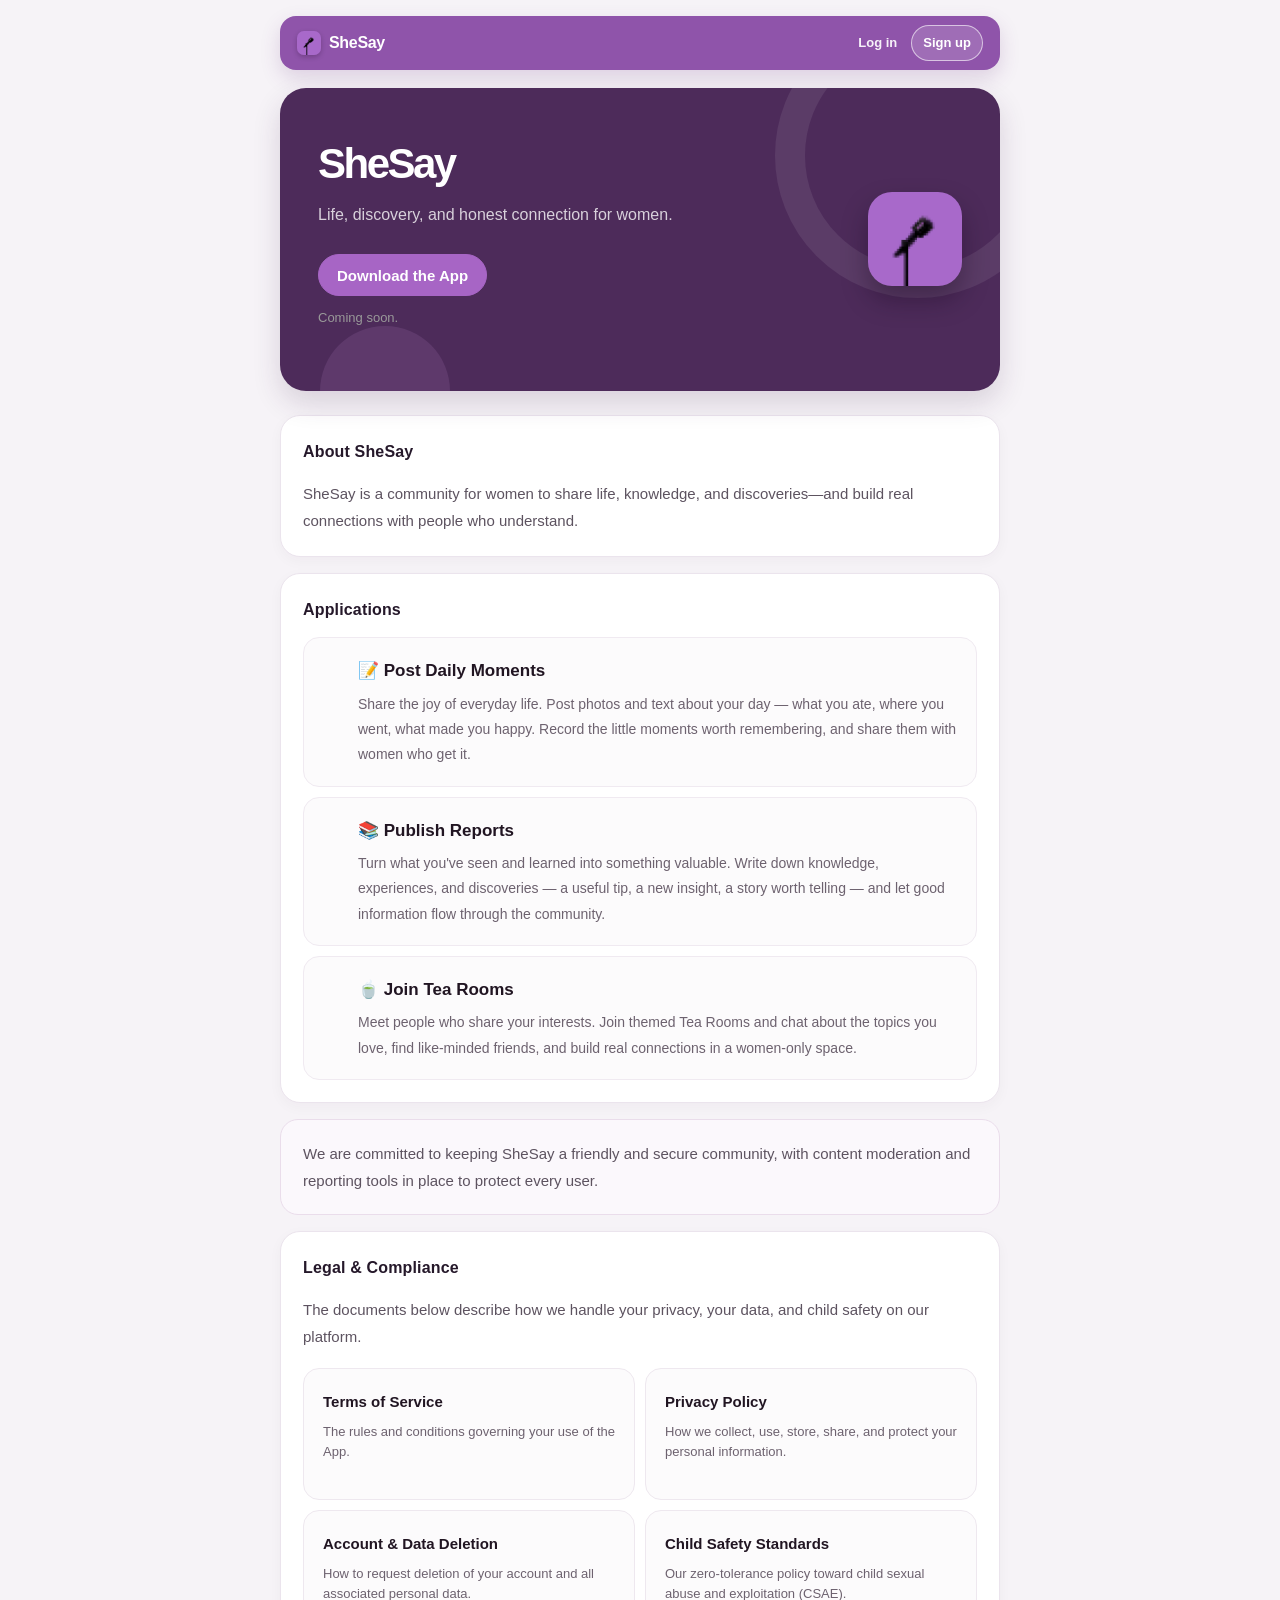
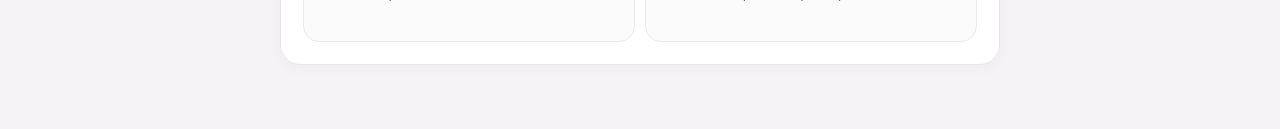
<file: index.html>
<!DOCTYPE html>
<html lang="en">
<head>
<meta charset="UTF-8">
<meta name="viewport" content="width=device-width, initial-scale=1.0">
<meta name="theme-color" content="#a765c5">
<title>SheSay</title>
<link rel="stylesheet" href="site.css">
</head>
<body>
<main class="site-shell">
<header class="home-header">
  <a class="home-brand" href="index.html" aria-label="SheSay home">
    <img src="app-icon.png" alt="" aria-hidden="true">
    <span>SheSay</span>
  </a>
  <nav class="home-auth" aria-label="Account actions">
    <a href="auth.html#login">Log in</a>
    <a class="home-register" href="auth.html#register">Sign up</a>
  </nav>
</header>

<div class="hero">
  <div class="hero-copy">
    <h1>SheSay</h1>
    <p class="tagline">Life, discovery, and honest connection for women.</p>
    <!-- Placeholder until the App download link is available. -->
    <a class="download-btn" href="#">Download the App</a>
    <p class="coming-soon">Coming soon.</p>
  </div>
  <img class="hero-icon" src="app-icon.png" alt="">
</div>

<section class="home-intro">
  <h2>About SheSay</h2>
  <p>SheSay is a community for women to share life, knowledge, and discoveries—and build real connections with people who understand.</p>
</section>

<section class="home-section">
<h2>Applications</h2>

<div class="feature">
  <div class="feature-title">📝 Post Daily Moments</div>
  <p>Share the joy of everyday life. Post photos and text about your day — what you ate, where you went, what made you happy. Record the little moments worth remembering, and share them with women who get it.</p>
</div>

<div class="feature">
  <div class="feature-title">📚 Publish Reports</div>
  <p>Turn what you've seen and learned into something valuable. Write down knowledge, experiences, and discoveries — a useful tip, a new insight, a story worth telling — and let good information flow through the community.</p>
</div>

<div class="feature">
  <div class="feature-title">🍵 Join Tea Rooms</div>
  <p>Meet people who share your interests. Join themed Tea Rooms and chat about the topics you love, find like-minded friends, and build real connections in a women-only space.</p>
</div>
</section>

<p class="commitment">We are committed to keeping SheSay a friendly and secure community, with content moderation and reporting tools in place to protect every user.</p>

<section class="home-section legal-section">
<h2>Legal &amp; Compliance</h2>
<p>The documents below describe how we handle your privacy, your data, and child safety on our platform.</p>

<div class="legal-grid">
<a class="legal-card" href="terms-of-service.html">
  <div class="title">Terms of Service</div>
  <div class="desc">The rules and conditions governing your use of the App.</div>
</a>

<a class="legal-card" href="privacy-policy.html">
  <div class="title">Privacy Policy</div>
  <div class="desc">How we collect, use, store, share, and protect your personal information.</div>
</a>

<a class="legal-card" href="data-deletion.html">
  <div class="title">Account &amp; Data Deletion</div>
  <div class="desc">How to request deletion of your account and all associated personal data.</div>
</a>

<a class="legal-card" href="child-safety-standards.html">
  <div class="title">Child Safety Standards</div>
  <div class="desc">Our zero-tolerance policy toward child sexual abuse and exploitation (CSAE).</div>
</a>
</div>
</section>
</main>
</body>
</html>
</file>
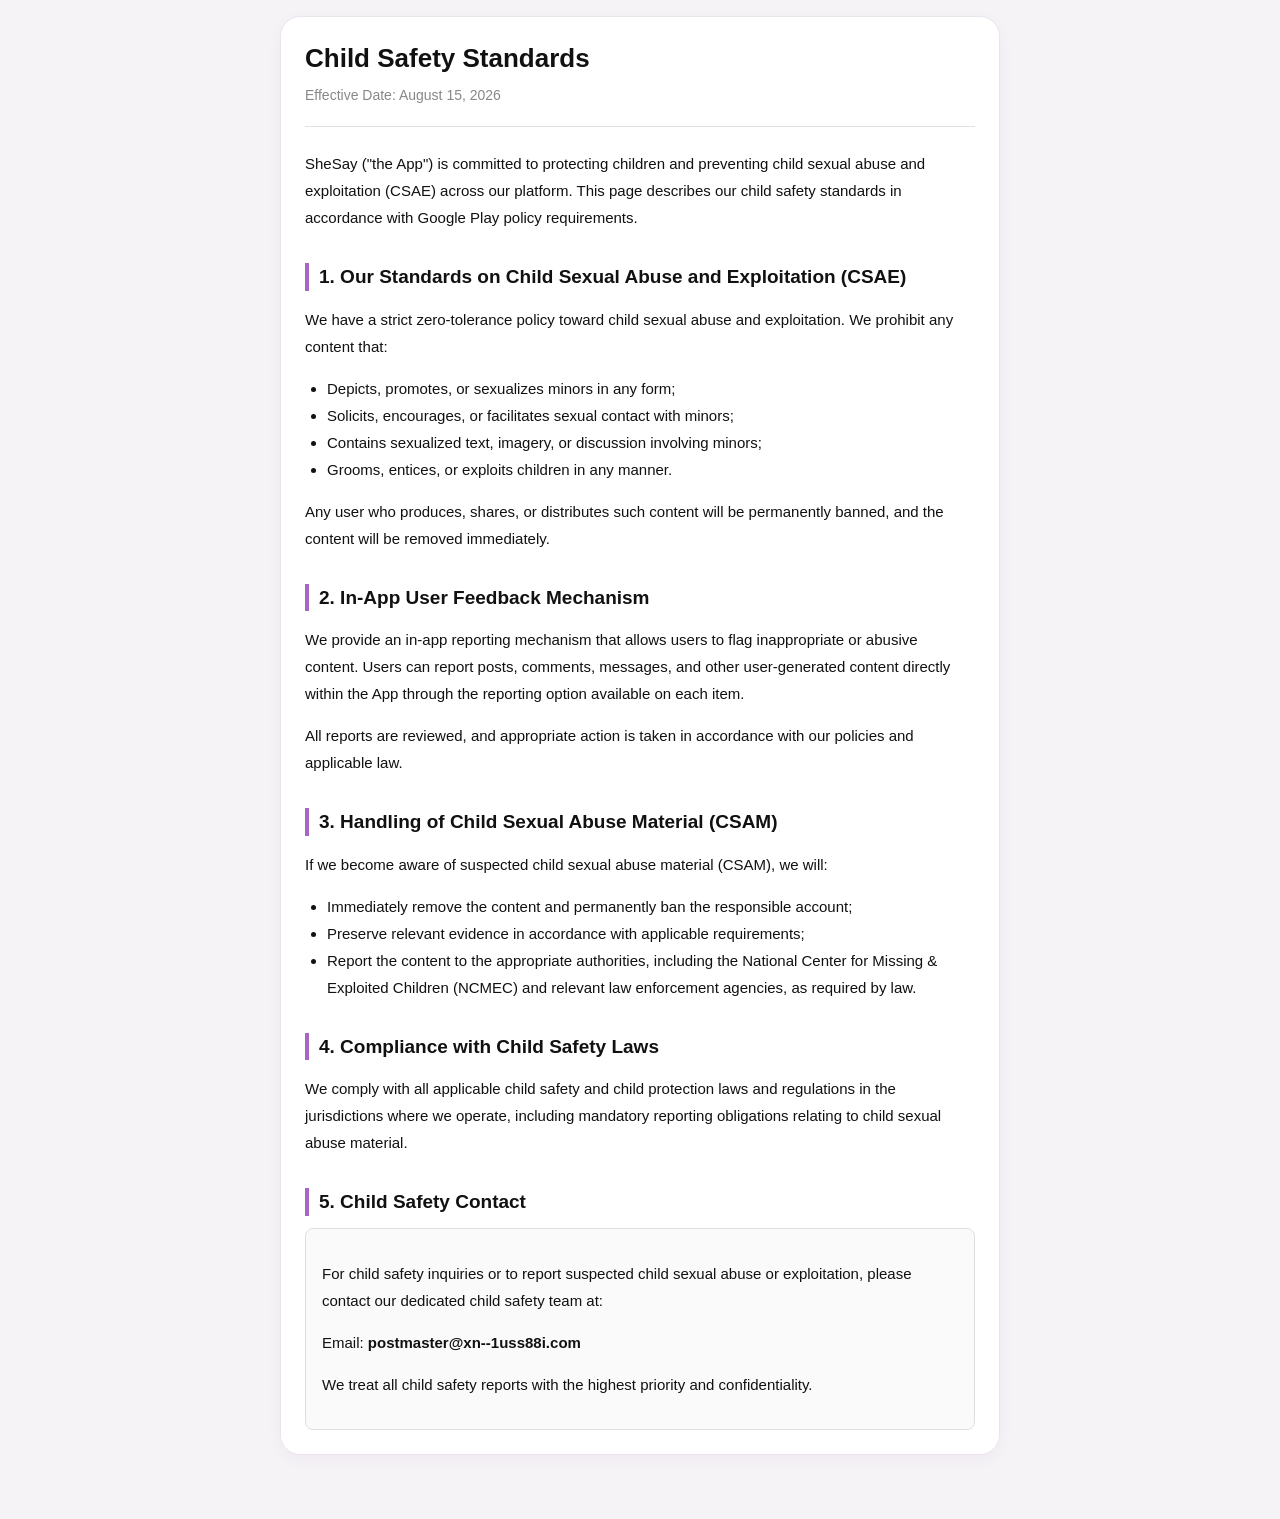
<file: child-safety-standards.html>
<!DOCTYPE html>
<html lang="en">
<head>
<meta charset="UTF-8">
<meta name="viewport" content="width=device-width, initial-scale=1.0">
<title>Child Safety Standards - SheSay</title>
<meta name="theme-color" content="#a765c5">
<link rel="stylesheet" href="site.css">
</head>
<body><main class="site-shell"><article class="paper"><header class="page-heading"><h1>Child Safety Standards</h1><p class="date">Effective Date: August 15, 2026</p></header><div class="document">

<p>SheSay ("the App") is committed to protecting children and preventing child sexual abuse and exploitation (CSAE) across our platform. This page describes our child safety standards in accordance with Google Play policy requirements.</p>

<h2>1. Our Standards on Child Sexual Abuse and Exploitation (CSAE)</h2>
<p>We have a strict zero-tolerance policy toward child sexual abuse and exploitation. We prohibit any content that:</p>
<ul>
  <li>Depicts, promotes, or sexualizes minors in any form;</li>
  <li>Solicits, encourages, or facilitates sexual contact with minors;</li>
  <li>Contains sexualized text, imagery, or discussion involving minors;</li>
  <li>Grooms, entices, or exploits children in any manner.</li>
</ul>
<p>Any user who produces, shares, or distributes such content will be permanently banned, and the content will be removed immediately.</p>

<h2>2. In-App User Feedback Mechanism</h2>
<p>We provide an in-app reporting mechanism that allows users to flag inappropriate or abusive content. Users can report posts, comments, messages, and other user-generated content directly within the App through the reporting option available on each item.</p>
<p>All reports are reviewed, and appropriate action is taken in accordance with our policies and applicable law.</p>

<h2>3. Handling of Child Sexual Abuse Material (CSAM)</h2>
<p>If we become aware of suspected child sexual abuse material (CSAM), we will:</p>
<ul>
  <li>Immediately remove the content and permanently ban the responsible account;</li>
  <li>Preserve relevant evidence in accordance with applicable requirements;</li>
  <li>Report the content to the appropriate authorities, including the National Center for Missing &amp; Exploited Children (NCMEC) and relevant law enforcement agencies, as required by law.</li>
</ul>

<h2>4. Compliance with Child Safety Laws</h2>
<p>We comply with all applicable child safety and child protection laws and regulations in the jurisdictions where we operate, including mandatory reporting obligations relating to child sexual abuse material.</p>

<h2>5. Child Safety Contact</h2>
<div class="notice-box">
<p>For child safety inquiries or to report suspected child sexual abuse or exploitation, please contact our dedicated child safety team at:</p>
<p>Email: <strong>postmaster@xn--1uss88i.com</strong></p>
<p>We treat all child safety reports with the highest priority and confidentiality.</p>
</div>

</div></article></main></body>
</html>
</file>
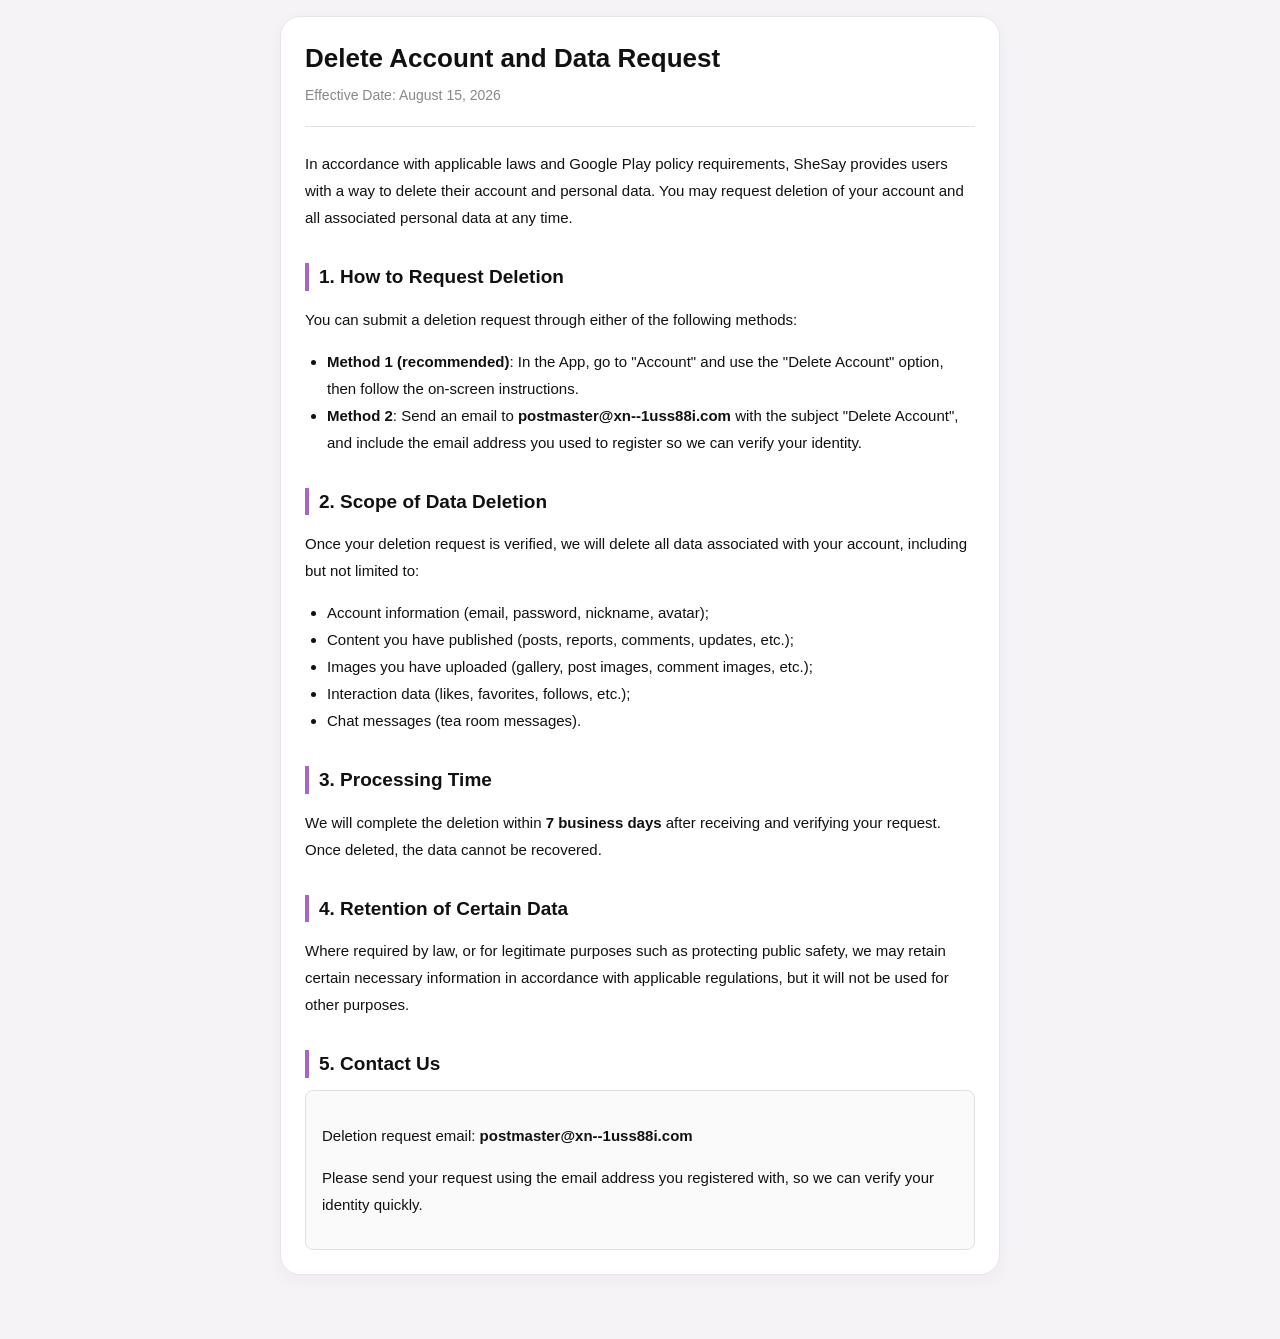
<file: data-deletion.html>
<!DOCTYPE html>
<html lang="en">
<head>
<meta charset="UTF-8">
<meta name="viewport" content="width=device-width, initial-scale=1.0">
<title>Delete Account and Data Request - SheSay</title>
<meta name="theme-color" content="#a765c5">
<link rel="stylesheet" href="site.css">
</head>
<body><main class="site-shell"><article class="paper"><header class="page-heading"><h1>Delete Account and Data Request</h1><p class="date">Effective Date: August 15, 2026</p></header><div class="document">

<p>In accordance with applicable laws and Google Play policy requirements, SheSay provides users with a way to delete their account and personal data. You may request deletion of your account and all associated personal data at any time.</p>

<h2>1. How to Request Deletion</h2>
<p>You can submit a deletion request through either of the following methods:</p>
<ul>
  <li><strong>Method 1 (recommended)</strong>: In the App, go to "Account" and use the "Delete Account" option, then follow the on-screen instructions.</li>
  <li><strong>Method 2</strong>: Send an email to <strong>postmaster@xn--1uss88i.com</strong> with the subject "Delete Account", and include the email address you used to register so we can verify your identity.</li>
</ul>

<h2>2. Scope of Data Deletion</h2>
<p>Once your deletion request is verified, we will delete all data associated with your account, including but not limited to:</p>
<ul>
  <li>Account information (email, password, nickname, avatar);</li>
  <li>Content you have published (posts, reports, comments, updates, etc.);</li>
  <li>Images you have uploaded (gallery, post images, comment images, etc.);</li>
  <li>Interaction data (likes, favorites, follows, etc.);</li>
  <li>Chat messages (tea room messages).</li>
</ul>

<h2>3. Processing Time</h2>
<p>We will complete the deletion within <strong>7 business days</strong> after receiving and verifying your request. Once deleted, the data cannot be recovered.</p>

<h2>4. Retention of Certain Data</h2>
<p>Where required by law, or for legitimate purposes such as protecting public safety, we may retain certain necessary information in accordance with applicable regulations, but it will not be used for other purposes.</p>

<h2>5. Contact Us</h2>
<div class="notice-box">
<p>Deletion request email: <strong>postmaster@xn--1uss88i.com</strong></p>
<p>Please send your request using the email address you registered with, so we can verify your identity quickly.</p>
</div>

</div></article></main></body>
</html>
</file>
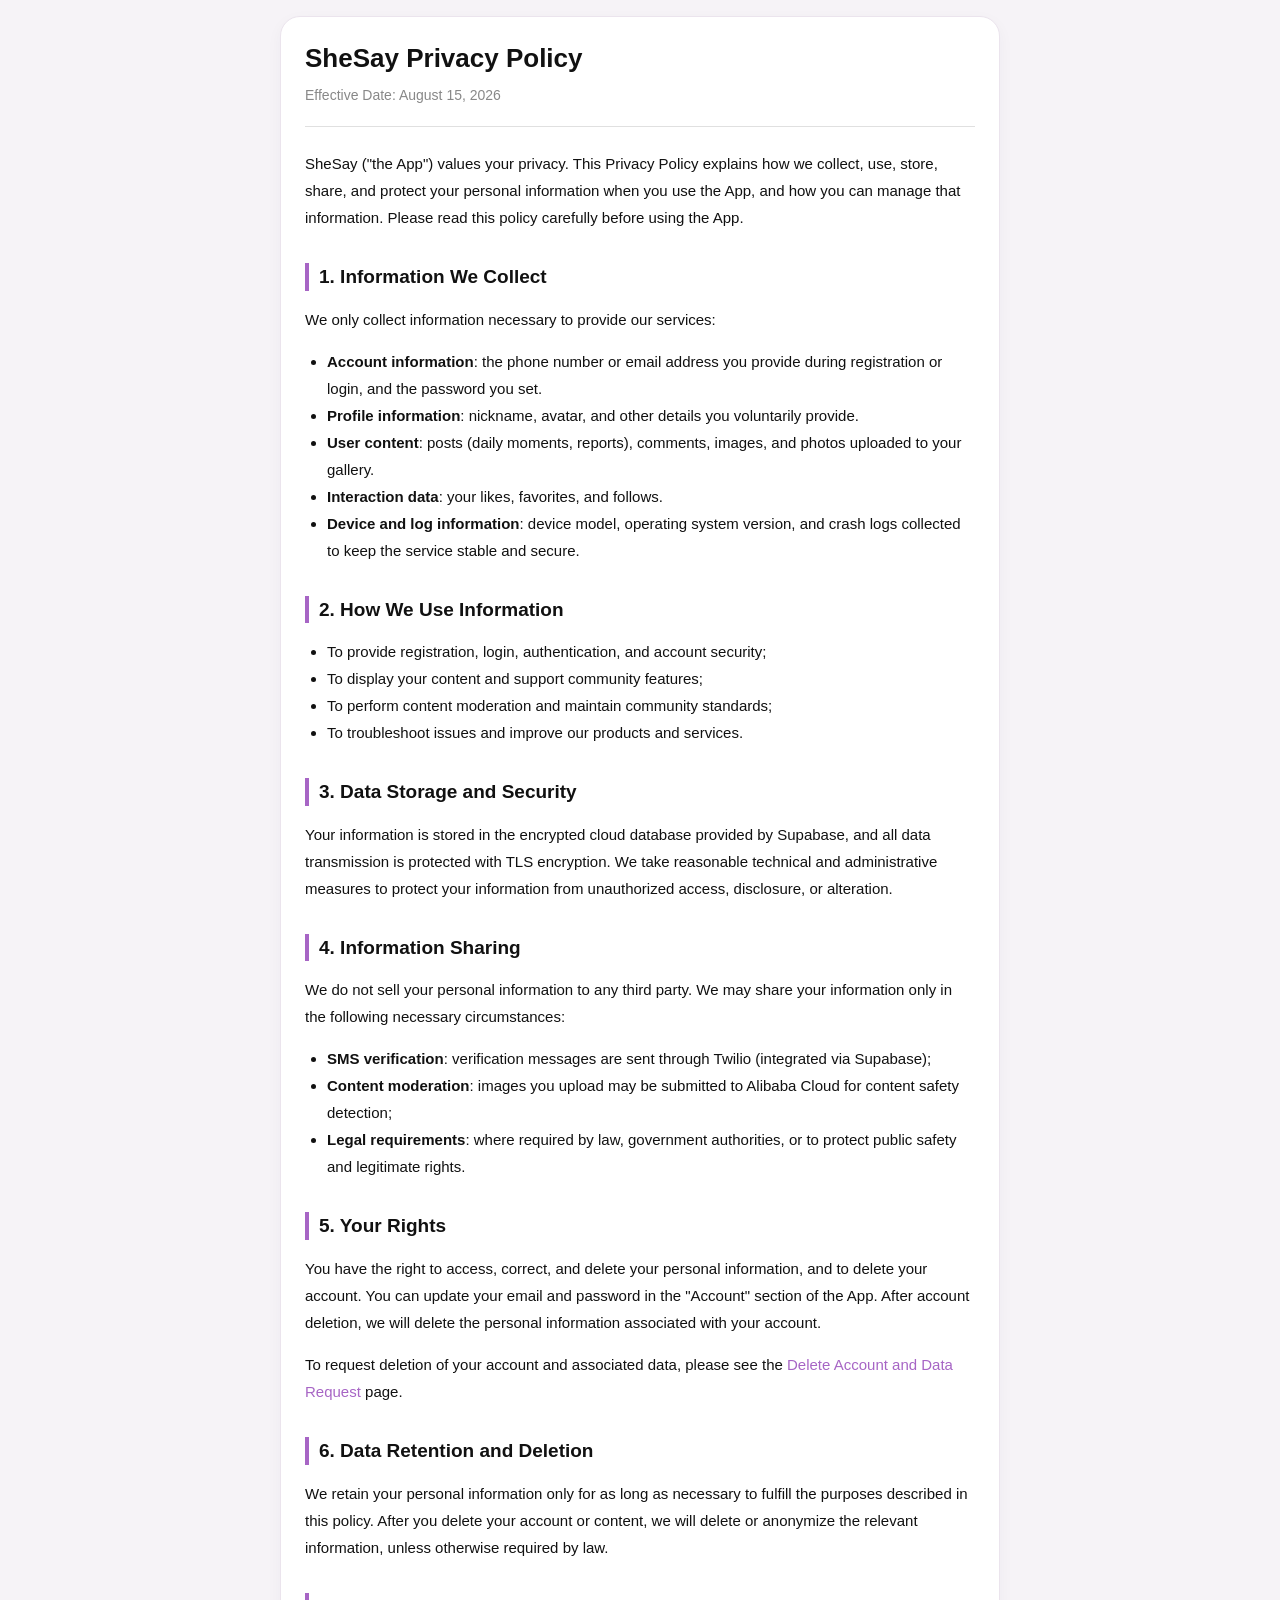
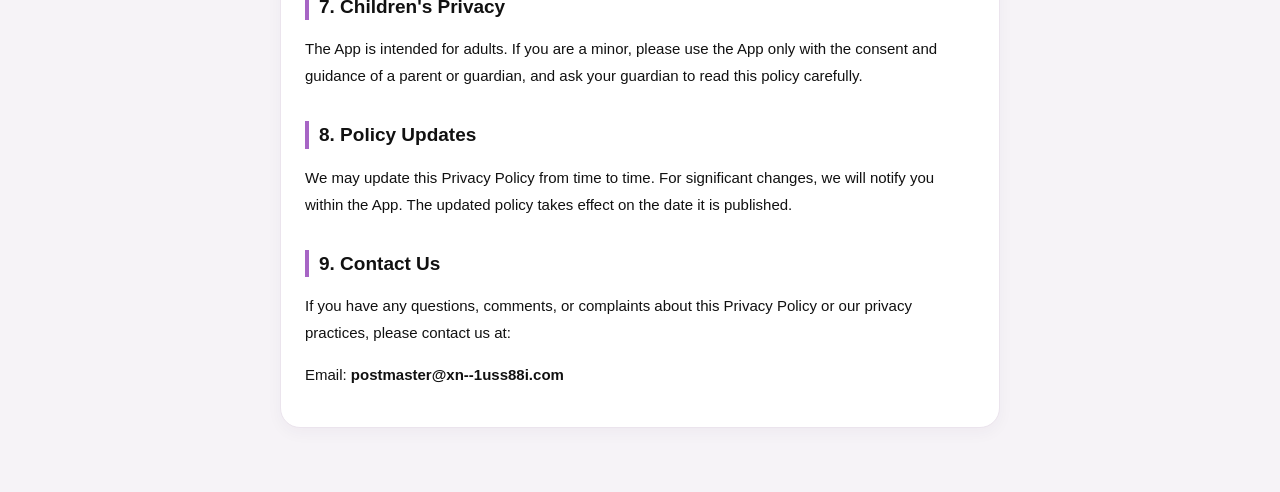
<file: privacy-policy.html>
<!DOCTYPE html>
<html lang="en">
<head>
<meta charset="UTF-8">
<meta name="viewport" content="width=device-width, initial-scale=1.0">
<title>SheSay Privacy Policy</title>
<meta name="theme-color" content="#a765c5">
<link rel="stylesheet" href="site.css">
</head>
<body><main class="site-shell"><article class="paper"><header class="page-heading"><h1>SheSay Privacy Policy</h1><p class="date">Effective Date: August 15, 2026</p></header><div class="document">

<p>SheSay ("the App") values your privacy. This Privacy Policy explains how we collect, use, store, share, and protect your personal information when you use the App, and how you can manage that information. Please read this policy carefully before using the App.</p>

<h2>1. Information We Collect</h2>
<p>We only collect information necessary to provide our services:</p>
<ul>
  <li><strong>Account information</strong>: the phone number or email address you provide during registration or login, and the password you set.</li>
  <li><strong>Profile information</strong>: nickname, avatar, and other details you voluntarily provide.</li>
  <li><strong>User content</strong>: posts (daily moments, reports), comments, images, and photos uploaded to your gallery.</li>
  <li><strong>Interaction data</strong>: your likes, favorites, and follows.</li>
  <li><strong>Device and log information</strong>: device model, operating system version, and crash logs collected to keep the service stable and secure.</li>
</ul>

<h2>2. How We Use Information</h2>
<ul>
  <li>To provide registration, login, authentication, and account security;</li>
  <li>To display your content and support community features;</li>
  <li>To perform content moderation and maintain community standards;</li>
  <li>To troubleshoot issues and improve our products and services.</li>
</ul>

<h2>3. Data Storage and Security</h2>
<p>Your information is stored in the encrypted cloud database provided by Supabase, and all data transmission is protected with TLS encryption. We take reasonable technical and administrative measures to protect your information from unauthorized access, disclosure, or alteration.</p>

<h2>4. Information Sharing</h2>
<p>We do not sell your personal information to any third party. We may share your information only in the following necessary circumstances:</p>
<ul>
  <li><strong>SMS verification</strong>: verification messages are sent through Twilio (integrated via Supabase);</li>
  <li><strong>Content moderation</strong>: images you upload may be submitted to Alibaba Cloud for content safety detection;</li>
  <li><strong>Legal requirements</strong>: where required by law, government authorities, or to protect public safety and legitimate rights.</li>
</ul>

<h2>5. Your Rights</h2>
<p>You have the right to access, correct, and delete your personal information, and to delete your account. You can update your email and password in the "Account" section of the App. After account deletion, we will delete the personal information associated with your account.</p>
<p>To request deletion of your account and associated data, please see the <a href="data-deletion.html">Delete Account and Data Request</a> page.</p>

<h2>6. Data Retention and Deletion</h2>
<p>We retain your personal information only for as long as necessary to fulfill the purposes described in this policy. After you delete your account or content, we will delete or anonymize the relevant information, unless otherwise required by law.</p>

<h2>7. Children's Privacy</h2>
<p>The App is intended for adults. If you are a minor, please use the App only with the consent and guidance of a parent or guardian, and ask your guardian to read this policy carefully.</p>

<h2>8. Policy Updates</h2>
<p>We may update this Privacy Policy from time to time. For significant changes, we will notify you within the App. The updated policy takes effect on the date it is published.</p>

<h2>9. Contact Us</h2>
<p>If you have any questions, comments, or complaints about this Privacy Policy or our privacy practices, please contact us at:</p>
<p>Email: <strong>postmaster@xn--1uss88i.com</strong></p>

</div></article></main></body>
</html>
</file>
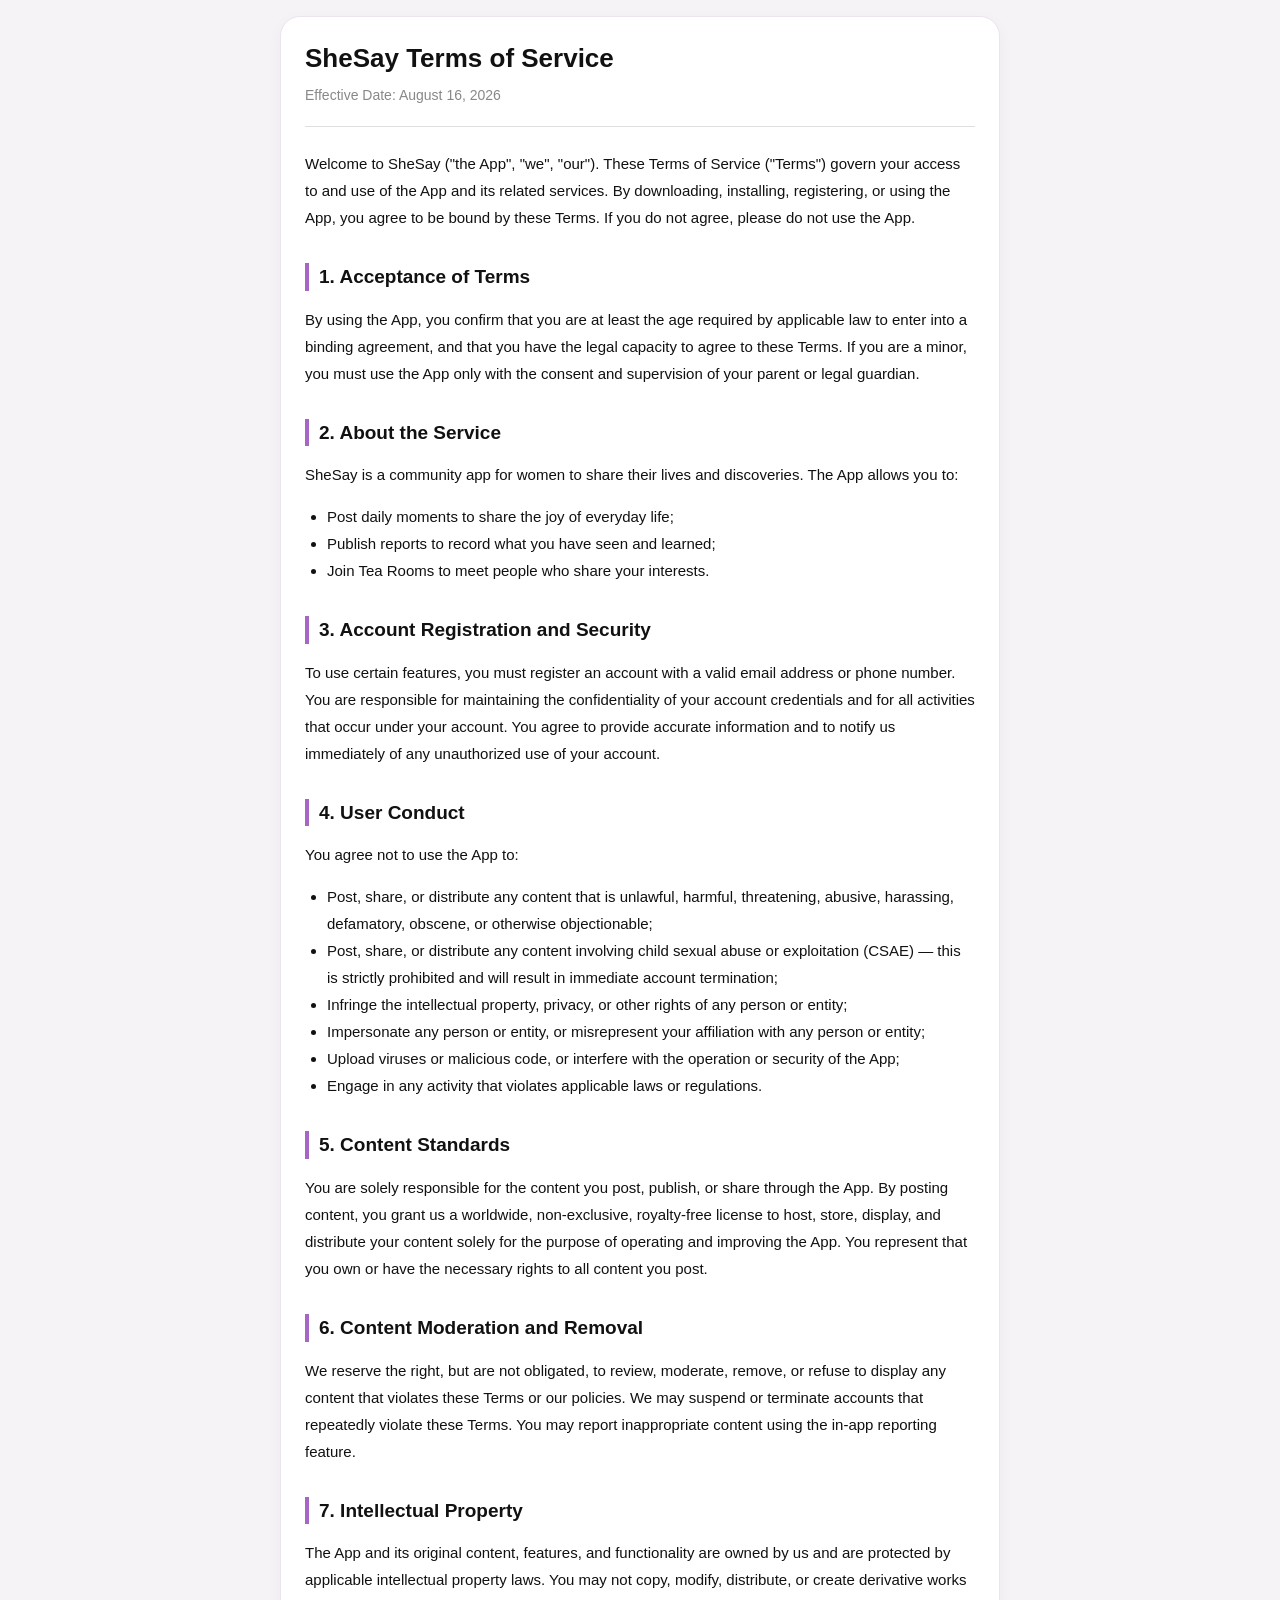
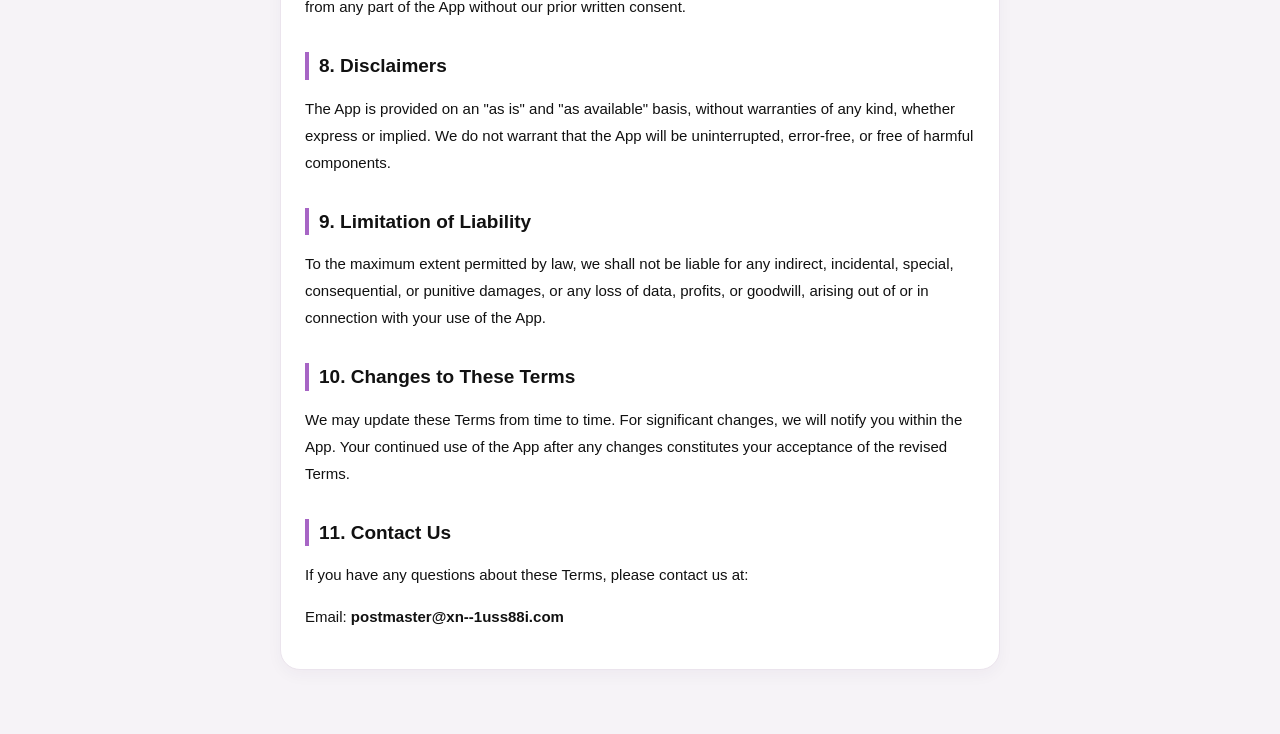
<file: terms-of-service.html>
<!DOCTYPE html>
<html lang="en">
<head>
<meta charset="UTF-8">
<meta name="viewport" content="width=device-width, initial-scale=1.0">
<title>Terms of Service - SheSay</title>
<meta name="theme-color" content="#a765c5">
<link rel="stylesheet" href="site.css">
</head>
<body><main class="site-shell"><article class="paper"><header class="page-heading"><h1>SheSay Terms of Service</h1><p class="date">Effective Date: August 16, 2026</p></header><div class="document">

<p>Welcome to SheSay ("the App", "we", "our"). These Terms of Service ("Terms") govern your access to and use of the App and its related services. By downloading, installing, registering, or using the App, you agree to be bound by these Terms. If you do not agree, please do not use the App.</p>

<h2>1. Acceptance of Terms</h2>
<p>By using the App, you confirm that you are at least the age required by applicable law to enter into a binding agreement, and that you have the legal capacity to agree to these Terms. If you are a minor, you must use the App only with the consent and supervision of your parent or legal guardian.</p>

<h2>2. About the Service</h2>
<p>SheSay is a community app for women to share their lives and discoveries. The App allows you to:</p>
<ul>
  <li>Post daily moments to share the joy of everyday life;</li>
  <li>Publish reports to record what you have seen and learned;</li>
  <li>Join Tea Rooms to meet people who share your interests.</li>
</ul>

<h2>3. Account Registration and Security</h2>
<p>To use certain features, you must register an account with a valid email address or phone number. You are responsible for maintaining the confidentiality of your account credentials and for all activities that occur under your account. You agree to provide accurate information and to notify us immediately of any unauthorized use of your account.</p>

<h2>4. User Conduct</h2>
<p>You agree not to use the App to:</p>
<ul>
  <li>Post, share, or distribute any content that is unlawful, harmful, threatening, abusive, harassing, defamatory, obscene, or otherwise objectionable;</li>
  <li>Post, share, or distribute any content involving child sexual abuse or exploitation (CSAE) — this is strictly prohibited and will result in immediate account termination;</li>
  <li>Infringe the intellectual property, privacy, or other rights of any person or entity;</li>
  <li>Impersonate any person or entity, or misrepresent your affiliation with any person or entity;</li>
  <li>Upload viruses or malicious code, or interfere with the operation or security of the App;</li>
  <li>Engage in any activity that violates applicable laws or regulations.</li>
</ul>

<h2>5. Content Standards</h2>
<p>You are solely responsible for the content you post, publish, or share through the App. By posting content, you grant us a worldwide, non-exclusive, royalty-free license to host, store, display, and distribute your content solely for the purpose of operating and improving the App. You represent that you own or have the necessary rights to all content you post.</p>

<h2>6. Content Moderation and Removal</h2>
<p>We reserve the right, but are not obligated, to review, moderate, remove, or refuse to display any content that violates these Terms or our policies. We may suspend or terminate accounts that repeatedly violate these Terms. You may report inappropriate content using the in-app reporting feature.</p>

<h2>7. Intellectual Property</h2>
<p>The App and its original content, features, and functionality are owned by us and are protected by applicable intellectual property laws. You may not copy, modify, distribute, or create derivative works from any part of the App without our prior written consent.</p>

<h2>8. Disclaimers</h2>
<p>The App is provided on an "as is" and "as available" basis, without warranties of any kind, whether express or implied. We do not warrant that the App will be uninterrupted, error-free, or free of harmful components.</p>

<h2>9. Limitation of Liability</h2>
<p>To the maximum extent permitted by law, we shall not be liable for any indirect, incidental, special, consequential, or punitive damages, or any loss of data, profits, or goodwill, arising out of or in connection with your use of the App.</p>

<h2>10. Changes to These Terms</h2>
<p>We may update these Terms from time to time. For significant changes, we will notify you within the App. Your continued use of the App after any changes constitutes your acceptance of the revised Terms.</p>

<h2>11. Contact Us</h2>
<p>If you have any questions about these Terms, please contact us at:</p>
<p>Email: <strong>postmaster@xn--1uss88i.com</strong></p>

</div></article></main></body>
</html>
</file>
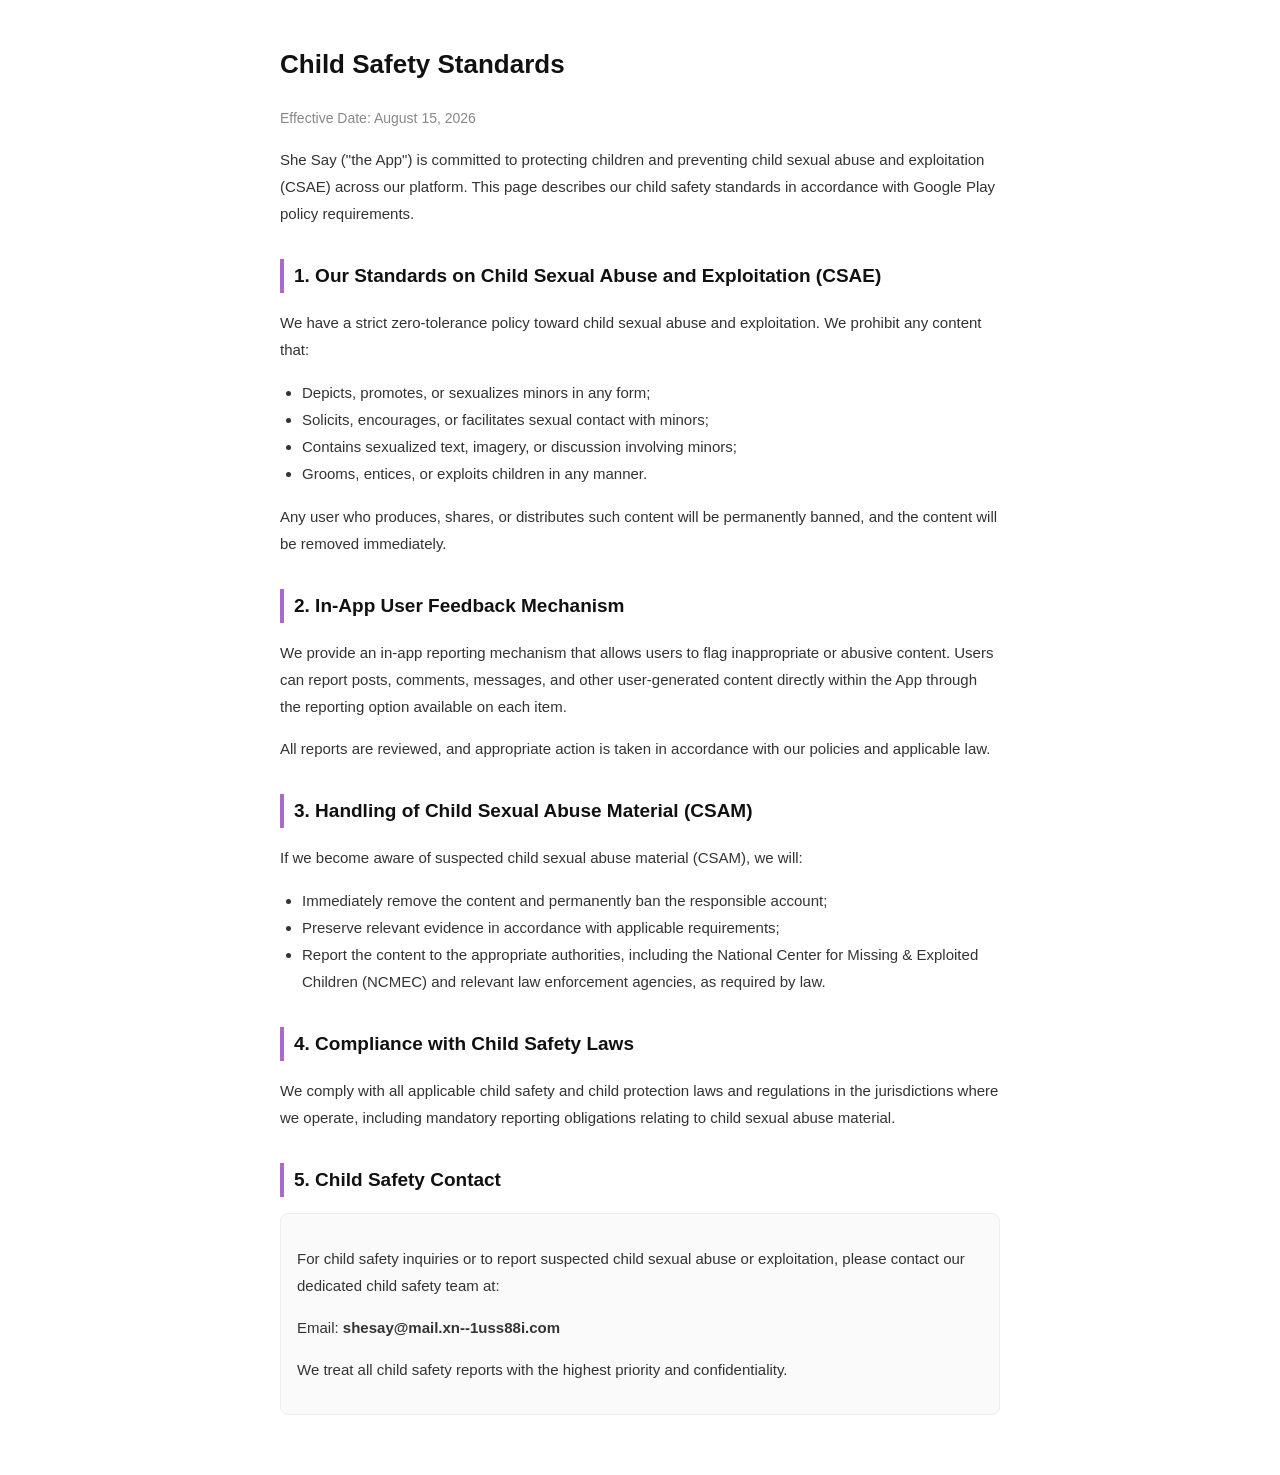
<file: xn--1uss88i.com/child-safety-standards.html>
<!DOCTYPE html>
<html lang="en">
<head>
<meta charset="UTF-8">
<meta name="viewport" content="width=device-width, initial-scale=1.0">
<title>Child Safety Standards - She Say</title>
<style>
  body { font-family: -apple-system, "Segoe UI", "Helvetica Neue", Arial, sans-serif; line-height: 1.8; color: #333; max-width: 720px; margin: 0 auto; padding: 24px 20px 60px; }
  h1 { font-size: 26px; color: #111; }
  h2 { font-size: 19px; color: #111; margin-top: 32px; border-left: 4px solid #a86acb; padding-left: 10px; }
  .date { color: #888; font-size: 14px; }
  p, li { font-size: 15px; }
  ul { padding-left: 22px; }
  a { color: #a86acb; }
  .box { background: #fafafa; border: 1px solid #eee; border-radius: 8px; padding: 16px; margin-top: 12px; }
</style>
</head>
<body>

<h1>Child Safety Standards</h1>
<p class="date">Effective Date: August 15, 2026</p>

<p>She Say ("the App") is committed to protecting children and preventing child sexual abuse and exploitation (CSAE) across our platform. This page describes our child safety standards in accordance with Google Play policy requirements.</p>

<h2>1. Our Standards on Child Sexual Abuse and Exploitation (CSAE)</h2>
<p>We have a strict zero-tolerance policy toward child sexual abuse and exploitation. We prohibit any content that:</p>
<ul>
  <li>Depicts, promotes, or sexualizes minors in any form;</li>
  <li>Solicits, encourages, or facilitates sexual contact with minors;</li>
  <li>Contains sexualized text, imagery, or discussion involving minors;</li>
  <li>Grooms, entices, or exploits children in any manner.</li>
</ul>
<p>Any user who produces, shares, or distributes such content will be permanently banned, and the content will be removed immediately.</p>

<h2>2. In-App User Feedback Mechanism</h2>
<p>We provide an in-app reporting mechanism that allows users to flag inappropriate or abusive content. Users can report posts, comments, messages, and other user-generated content directly within the App through the reporting option available on each item.</p>
<p>All reports are reviewed, and appropriate action is taken in accordance with our policies and applicable law.</p>

<h2>3. Handling of Child Sexual Abuse Material (CSAM)</h2>
<p>If we become aware of suspected child sexual abuse material (CSAM), we will:</p>
<ul>
  <li>Immediately remove the content and permanently ban the responsible account;</li>
  <li>Preserve relevant evidence in accordance with applicable requirements;</li>
  <li>Report the content to the appropriate authorities, including the National Center for Missing &amp; Exploited Children (NCMEC) and relevant law enforcement agencies, as required by law.</li>
</ul>

<h2>4. Compliance with Child Safety Laws</h2>
<p>We comply with all applicable child safety and child protection laws and regulations in the jurisdictions where we operate, including mandatory reporting obligations relating to child sexual abuse material.</p>

<h2>5. Child Safety Contact</h2>
<div class="box">
<p>For child safety inquiries or to report suspected child sexual abuse or exploitation, please contact our dedicated child safety team at:</p>
<p>Email: <strong>shesay@mail.xn--1uss88i.com</strong></p>
<p>We treat all child safety reports with the highest priority and confidentiality.</p>
</div>

</body>
</html>
</file>
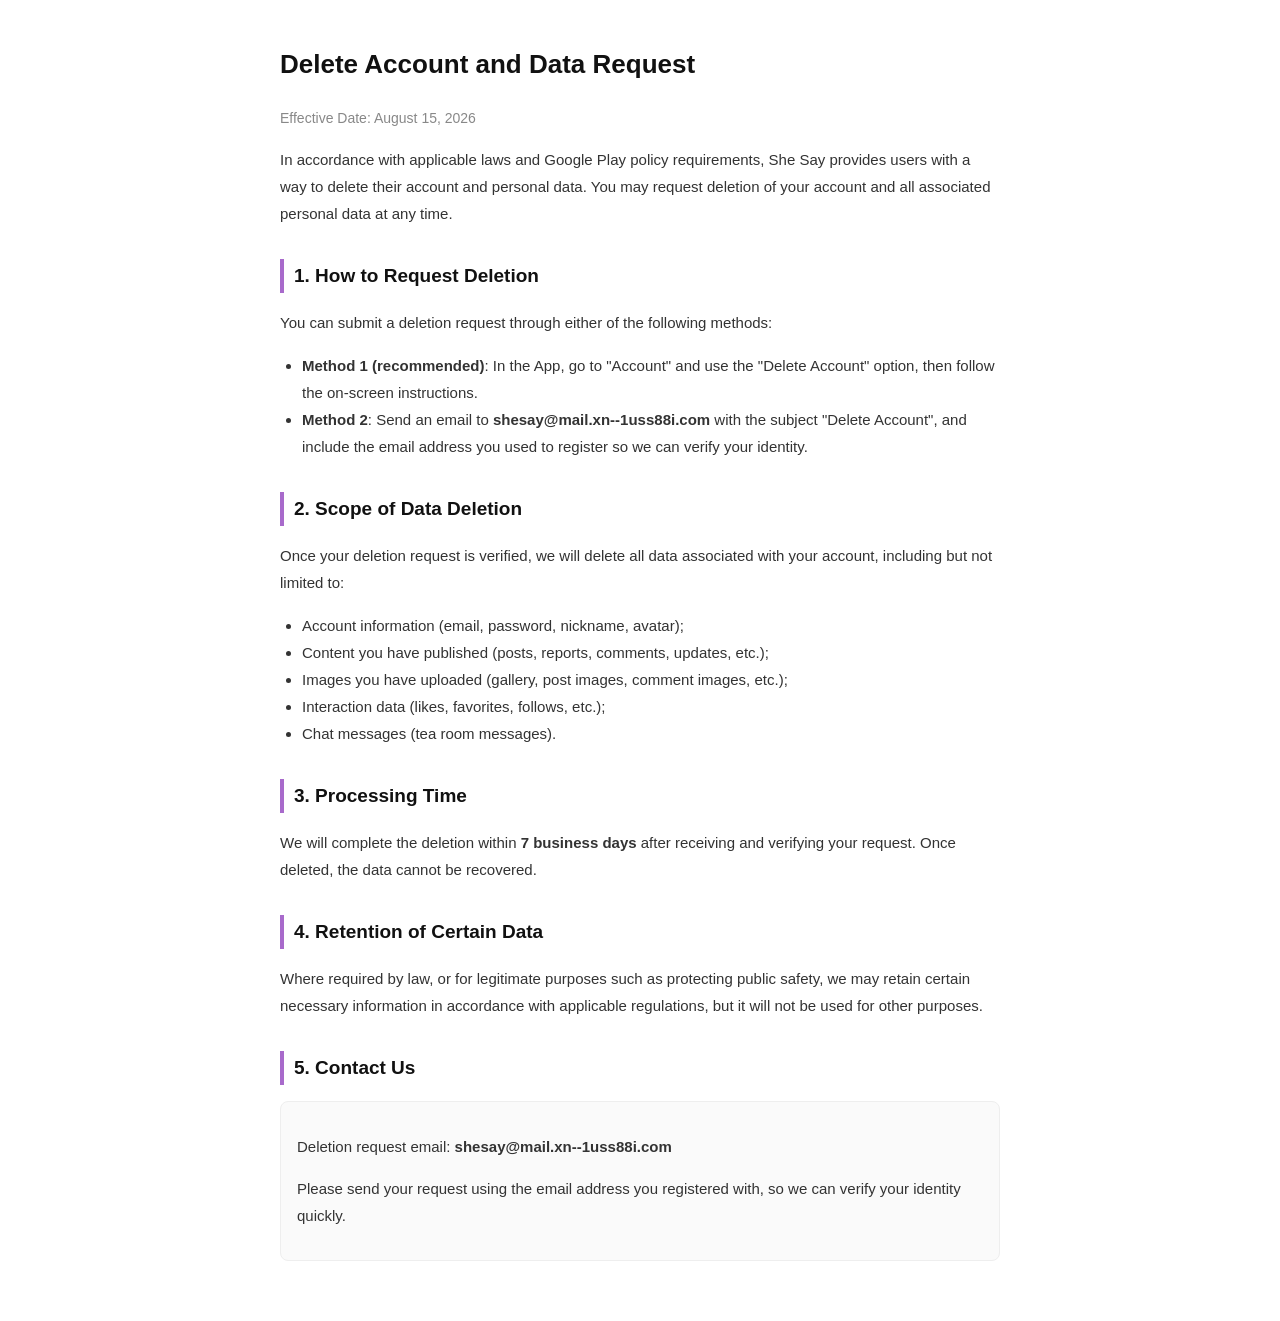
<file: xn--1uss88i.com/data-deletion.html>
<!DOCTYPE html>
<html lang="en">
<head>
<meta charset="UTF-8">
<meta name="viewport" content="width=device-width, initial-scale=1.0">
<title>Delete Account and Data Request - She Say</title>
<style>
  body { font-family: -apple-system, "Segoe UI", "Helvetica Neue", Arial, sans-serif; line-height: 1.8; color: #333; max-width: 720px; margin: 0 auto; padding: 24px 20px 60px; }
  h1 { font-size: 26px; color: #111; }
  h2 { font-size: 19px; color: #111; margin-top: 32px; border-left: 4px solid #a86acb; padding-left: 10px; }
  .date { color: #888; font-size: 14px; }
  p, li { font-size: 15px; }
  ul { padding-left: 22px; }
  a { color: #a86acb; }
  .box { background: #fafafa; border: 1px solid #eee; border-radius: 8px; padding: 16px; margin-top: 12px; }
</style>
</head>
<body>

<h1>Delete Account and Data Request</h1>
<p class="date">Effective Date: August 15, 2026</p>

<p>In accordance with applicable laws and Google Play policy requirements, She Say provides users with a way to delete their account and personal data. You may request deletion of your account and all associated personal data at any time.</p>

<h2>1. How to Request Deletion</h2>
<p>You can submit a deletion request through either of the following methods:</p>
<ul>
  <li><strong>Method 1 (recommended)</strong>: In the App, go to "Account" and use the "Delete Account" option, then follow the on-screen instructions.</li>
  <li><strong>Method 2</strong>: Send an email to <strong>shesay@mail.xn--1uss88i.com</strong> with the subject "Delete Account", and include the email address you used to register so we can verify your identity.</li>
</ul>

<h2>2. Scope of Data Deletion</h2>
<p>Once your deletion request is verified, we will delete all data associated with your account, including but not limited to:</p>
<ul>
  <li>Account information (email, password, nickname, avatar);</li>
  <li>Content you have published (posts, reports, comments, updates, etc.);</li>
  <li>Images you have uploaded (gallery, post images, comment images, etc.);</li>
  <li>Interaction data (likes, favorites, follows, etc.);</li>
  <li>Chat messages (tea room messages).</li>
</ul>

<h2>3. Processing Time</h2>
<p>We will complete the deletion within <strong>7 business days</strong> after receiving and verifying your request. Once deleted, the data cannot be recovered.</p>

<h2>4. Retention of Certain Data</h2>
<p>Where required by law, or for legitimate purposes such as protecting public safety, we may retain certain necessary information in accordance with applicable regulations, but it will not be used for other purposes.</p>

<h2>5. Contact Us</h2>
<div class="box">
<p>Deletion request email: <strong>shesay@mail.xn--1uss88i.com</strong></p>
<p>Please send your request using the email address you registered with, so we can verify your identity quickly.</p>
</div>

</body>
</html>
</file>
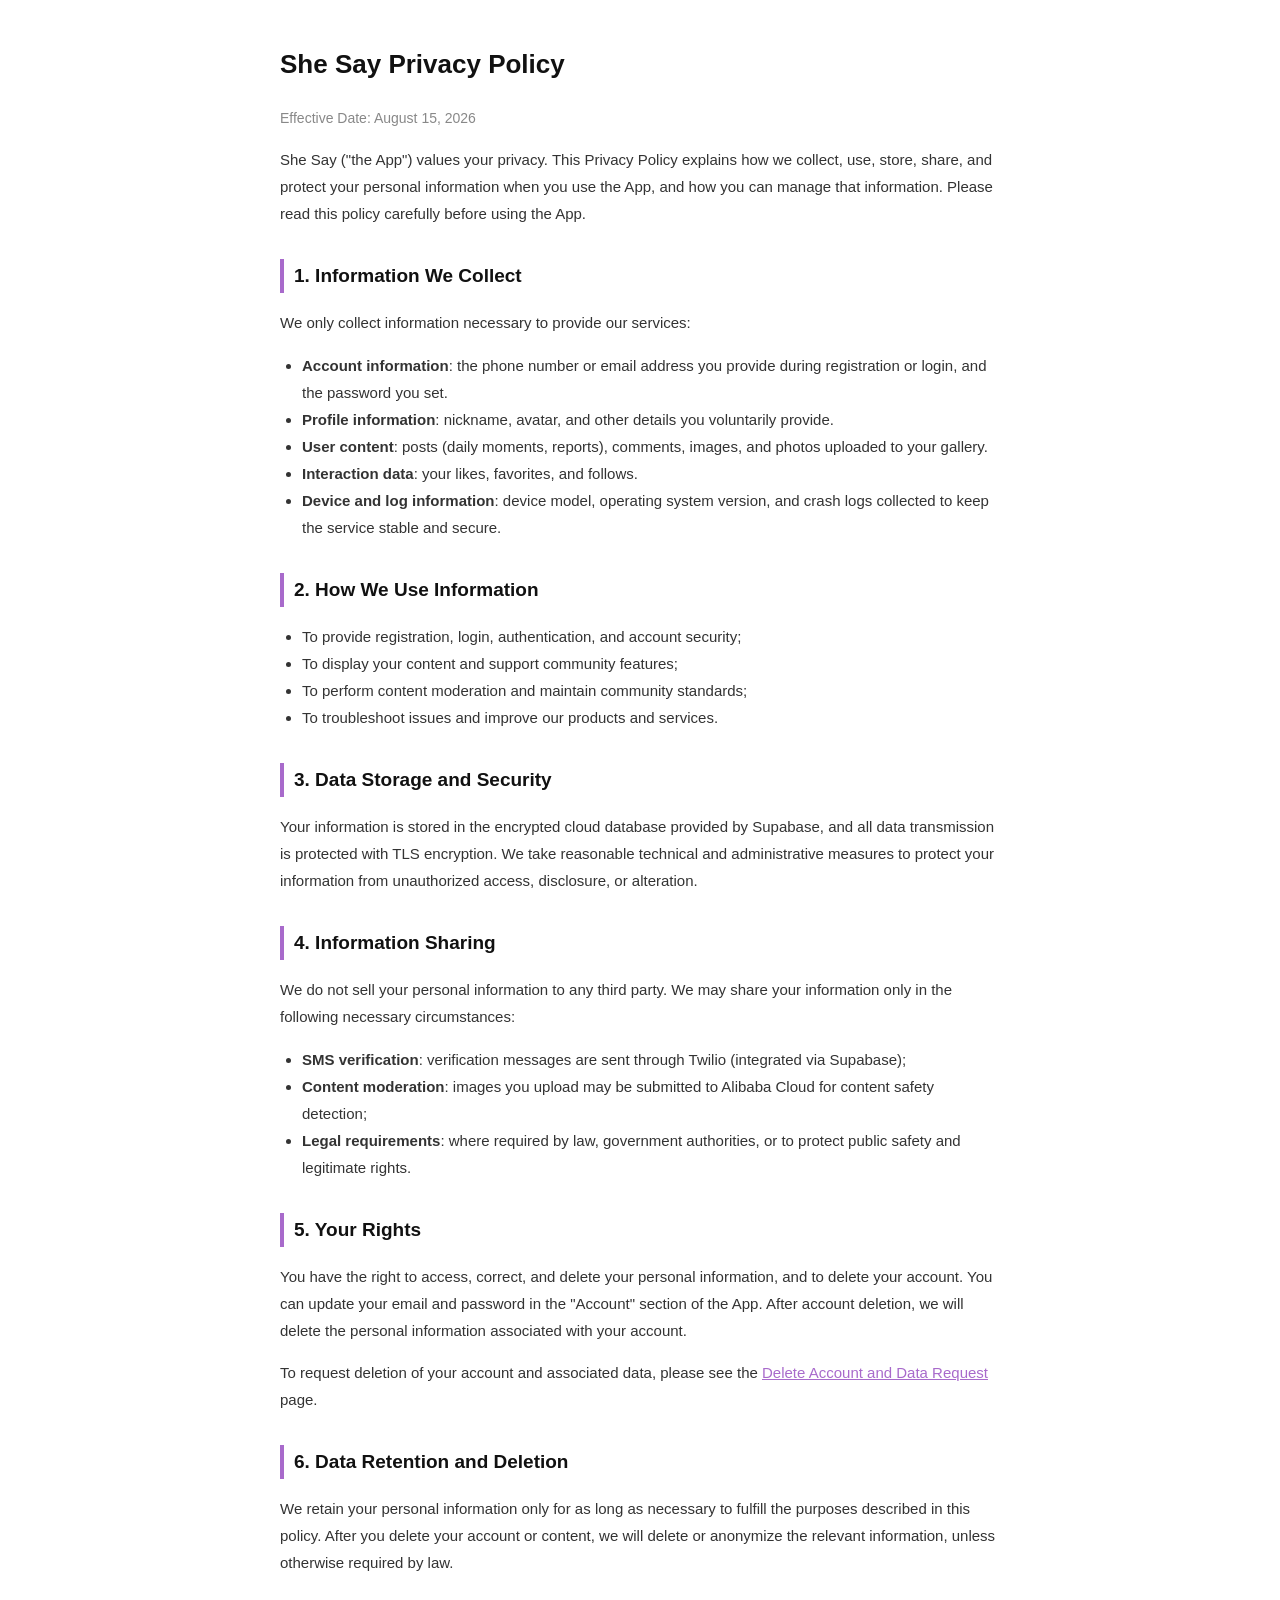
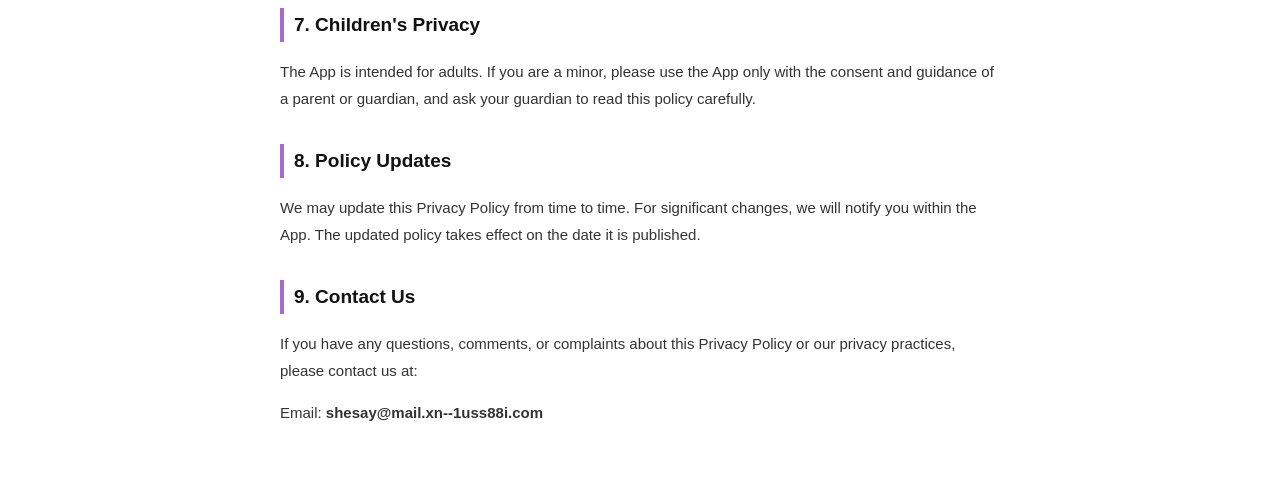
<file: xn--1uss88i.com/privacy-policy.html>
<!DOCTYPE html>
<html lang="en">
<head>
<meta charset="UTF-8">
<meta name="viewport" content="width=device-width, initial-scale=1.0">
<title>She Say Privacy Policy</title>
<style>
  body { font-family: -apple-system, "Segoe UI", "Helvetica Neue", Arial, sans-serif; line-height: 1.8; color: #333; max-width: 720px; margin: 0 auto; padding: 24px 20px 60px; }
  h1 { font-size: 26px; color: #111; }
  h2 { font-size: 19px; color: #111; margin-top: 32px; border-left: 4px solid #a86acb; padding-left: 10px; }
  .date { color: #888; font-size: 14px; }
  p, li { font-size: 15px; }
  ul { padding-left: 22px; }
  a { color: #a86acb; }
</style>
</head>
<body>

<h1>She Say Privacy Policy</h1>
<p class="date">Effective Date: August 15, 2026</p>

<p>She Say ("the App") values your privacy. This Privacy Policy explains how we collect, use, store, share, and protect your personal information when you use the App, and how you can manage that information. Please read this policy carefully before using the App.</p>

<h2>1. Information We Collect</h2>
<p>We only collect information necessary to provide our services:</p>
<ul>
  <li><strong>Account information</strong>: the phone number or email address you provide during registration or login, and the password you set.</li>
  <li><strong>Profile information</strong>: nickname, avatar, and other details you voluntarily provide.</li>
  <li><strong>User content</strong>: posts (daily moments, reports), comments, images, and photos uploaded to your gallery.</li>
  <li><strong>Interaction data</strong>: your likes, favorites, and follows.</li>
  <li><strong>Device and log information</strong>: device model, operating system version, and crash logs collected to keep the service stable and secure.</li>
</ul>

<h2>2. How We Use Information</h2>
<ul>
  <li>To provide registration, login, authentication, and account security;</li>
  <li>To display your content and support community features;</li>
  <li>To perform content moderation and maintain community standards;</li>
  <li>To troubleshoot issues and improve our products and services.</li>
</ul>

<h2>3. Data Storage and Security</h2>
<p>Your information is stored in the encrypted cloud database provided by Supabase, and all data transmission is protected with TLS encryption. We take reasonable technical and administrative measures to protect your information from unauthorized access, disclosure, or alteration.</p>

<h2>4. Information Sharing</h2>
<p>We do not sell your personal information to any third party. We may share your information only in the following necessary circumstances:</p>
<ul>
  <li><strong>SMS verification</strong>: verification messages are sent through Twilio (integrated via Supabase);</li>
  <li><strong>Content moderation</strong>: images you upload may be submitted to Alibaba Cloud for content safety detection;</li>
  <li><strong>Legal requirements</strong>: where required by law, government authorities, or to protect public safety and legitimate rights.</li>
</ul>

<h2>5. Your Rights</h2>
<p>You have the right to access, correct, and delete your personal information, and to delete your account. You can update your email and password in the "Account" section of the App. After account deletion, we will delete the personal information associated with your account.</p>
<p>To request deletion of your account and associated data, please see the <a href="data-deletion.html">Delete Account and Data Request</a> page.</p>

<h2>6. Data Retention and Deletion</h2>
<p>We retain your personal information only for as long as necessary to fulfill the purposes described in this policy. After you delete your account or content, we will delete or anonymize the relevant information, unless otherwise required by law.</p>

<h2>7. Children's Privacy</h2>
<p>The App is intended for adults. If you are a minor, please use the App only with the consent and guidance of a parent or guardian, and ask your guardian to read this policy carefully.</p>

<h2>8. Policy Updates</h2>
<p>We may update this Privacy Policy from time to time. For significant changes, we will notify you within the App. The updated policy takes effect on the date it is published.</p>

<h2>9. Contact Us</h2>
<p>If you have any questions, comments, or complaints about this Privacy Policy or our privacy practices, please contact us at:</p>
<p>Email: <strong>shesay@mail.xn--1uss88i.com</strong></p>

</body>
</html>
</file>
<file: site.css>
:root { --app-purple: #a765c5; --ink: #111; --muted: #666; --line: #e0e0e0; --soft: #f5f5f7; }
* { box-sizing: border-box; }
html, body { margin: 0; background: #f6f3f7; color: var(--ink); }
body { font-family: -apple-system, BlinkMacSystemFont, "Segoe UI", "PingFang SC", "Microsoft YaHei", sans-serif; font-size: 15px; line-height: 1.8; }
a { color: var(--app-purple); text-decoration: none; }
a:hover { color: #8e4cab; }
.site-shell, .wallet-shell { width: min(720px, calc(100% - 32px)); margin: 0 auto; padding: 16px 0 64px; }
.site-header { display: flex; align-items: center; justify-content: space-between; margin-bottom: 24px; }
.brand-link { display: inline-flex; align-items: center; color: var(--ink); text-decoration: none; }
.brand-mark { width: 34px; height: 34px; border-radius: 9px; margin-right: 9px; }
.brand-word strong { font-size: 17px; }.brand-word small { display: none; }
.site-nav { display: flex; gap: 14px; font-size: 14px; }.nav-cta { color: var(--app-purple); }
.paper { padding:24px; border:1px solid #ebe4ed; border-radius:20px; background:#fff; box-shadow:0 5px 16px rgba(63,31,70,.04); }
.page-heading { padding: 0 0 18px; border-bottom: 1px solid var(--line); }
.eyebrow { margin: 0 0 8px; color: var(--app-purple); font-size: 12px; font-weight: 700; letter-spacing: .12em; }
h1 { margin: 0; font-size: 26px; line-height: 1.35; color: var(--ink); }
.date { margin: 7px 0 0; color: #888; font-size: 14px; }
.document { padding: 8px 0 0; }.document h2 { margin: 32px 0 10px; padding-left: 10px; border-left: 4px solid var(--app-purple); font-size: 19px; line-height: 1.45; }.document p, .document li { font-size: 15px; }.document ul { padding-left: 22px; }
.notice-box { margin-top: 12px; padding: 16px; border: 1px solid var(--line); border-radius: 8px; background: #fafafa; }
.site-footer { margin-top: 32px; color: #888; font-size: 13px; }.site-footer a { margin-right: 12px; }

.home-header { display:flex; align-items:center; justify-content:space-between; min-height:54px; margin:0 0 18px; padding:0 17px; border-radius:16px; background:#8f54aa; box-shadow:0 8px 20px rgba(103,50,127,.18); }
.home-brand { display:inline-flex; align-items:center; gap:8px; color:#fff; font-size:16px; font-weight:700; letter-spacing:-.02em; }
.home-brand img { width:24px; height:24px; object-fit:cover; border-radius:7px; box-shadow:0 2px 5px rgba(24,9,29,.24); }.home-auth { display:flex; align-items:center; gap:14px; font-size:13px; font-weight:650; }.home-auth > a { color:rgba(255,255,255,.92); }.home-auth .home-register { padding:5px 11px; border:1px solid rgba(255,255,255,.6); border-radius:999px; background:rgba(255,255,255,.15); color:#fff; box-shadow:none; }.home-auth .home-register:hover { color:#8f54aa; background:#fff; }
.hero { position:relative; overflow:hidden; display:flex; align-items:center; justify-content:space-between; gap:28px; min-height:292px; margin:0 0 24px; padding:48px 38px; border-radius:26px; background:#4d2b5a; box-shadow:0 12px 28px rgba(63,30,72,.16); }.hero::before { content:""; position:absolute; right:-60px; top:-75px; width:225px; height:225px; border:30px solid rgba(255,255,255,.08); border-radius:50%; }.hero::after { content:""; position:absolute; left:40px; bottom:-65px; width:130px; height:130px; background:rgba(209,158,222,.13); border-radius:50%; }.hero-copy,.hero-icon { position:relative; z-index:1; }.hero-copy { max-width:405px; }.hero h1 { color:#fff; font-size:42px; font-weight:750; letter-spacing:-.06em; }.hero .tagline { margin:8px 0 25px; color:rgba(255,255,255,.78); font-size:16px; }.hero-icon { width:94px; height:94px; flex:0 0 auto; border-radius:24px; box-shadow:0 14px 26px rgba(20,7,25,.35); }
.download-btn, .button { display: inline-flex; align-items: center; justify-content: center; min-height: 42px; padding: 0 18px; border: 1px solid var(--app-purple); border-radius: 22px; background: var(--app-purple); color: #fff; font-size: 15px; font-weight: 600; cursor: pointer; }
.download-btn:hover, .button:hover { color: #fff; background: #8e4cab; }.auth-btn, .button.ghost { display: inline-flex; align-items: center; justify-content: center; min-height: 38px; padding: 0 16px; border: 1px solid #c991ca; border-radius: 20px; background: #fff; color: #6e326f; font-size: 14px; font-weight: 600; cursor: pointer; }.coming-soon { color: #999; font-size: 13px; margin-top: 10px; }
.home-intro,.home-section { padding:22px; border:1px solid #ebe4ed; border-radius:20px; background:#fff; box-shadow:0 4px 14px rgba(63,31,70,.035); }.home-intro { margin-bottom:16px; }.home-section { margin-top:16px; }.home-intro h2, .home-section h2 { margin:0 0 13px; color:#25182a; font-size:16px; font-weight:750; letter-spacing:.01em; }.home-intro p, .home-section > p { margin:0; color:#5d5360; }.feature { display:block; margin-top:10px; padding:18px 18px 18px 54px; border:1px solid #f0eaf1; border-radius:16px; background:#fcfbfc; color:#333; }.feature::before { content:""; position:absolute; }.feature:hover { transform:translateY(-2px); border-color:#c99bd6; box-shadow:0 9px 18px rgba(74,33,84,.06); color:#333; }.feature .feature-title { color:#211522; font-size:17px; font-weight:650; }.feature p { margin:5px 0 0; color:#6d626f; font-size:14px; }.commitment { margin:16px 0 0; padding:20px 22px; border:1px solid #eaddeb; border-radius:18px; background:#fbf8fc; color:#5d5360; }.legal-section { padding-top:22px; }.legal-grid { display:grid; grid-template-columns:1fr 1fr; gap:10px; margin-top:18px; }.legal-card { display:block; min-height:132px; margin:0; padding:19px; border:1px solid #eee8ef; border-radius:16px; background:#fcfbfc; color:#333; text-decoration:none; transition:border-color .18s ease, box-shadow .18s ease, transform .18s ease; }.legal-card:hover { transform:translateY(-2px); border-color:#b889c6; box-shadow:0 8px 22px rgba(59,31,66,.06); color:#333; }.legal-card .title { color:#211522; font-size:15px; font-weight:650; }.legal-card .desc { margin:7px 0 0; color:#6d626f; font-size:13px; line-height:1.6; }

.auth-stage { width: min(440px, calc(100% - 36px)); margin: 32px auto; }.auth-card { padding:28px; }.auth-card h1 { margin-top:16px; font-size:27px; }.auth-subtitle { margin:6px 0 22px; color:var(--muted); }.tabs { display:flex; margin-bottom:22px; border-bottom:1px solid var(--line); }.tabs button { padding:10px 14px; border:0; border-bottom:2px solid transparent; background:none; color:#777; font-size:15px; cursor:pointer; }.tabs button.active { border-bottom-color:var(--app-purple); color:var(--app-purple); }
.brand { color: var(--app-purple); font-size: 12px; font-weight: 700; letter-spacing: .18em; }
label { display: block; margin: 14px 0 6px; font-size: 14px; font-weight: 600; }input { display: block; width: 100%; min-height: 46px; padding: 10px 12px; border: 1px solid var(--line); border-radius: 8px; background: #fff; color: #111; font: inherit; outline: none; }input:focus { border-color: var(--app-purple); }.code-row { display: flex; gap: 8px; }.code-row input { min-width: 0; }.code-row .button { flex: none; min-height: 46px; }.auth-submit { width: 100%; margin-top: 24px; }.notice, .auth-note { min-height: 22px; margin: 14px 0 0; color: var(--muted); font-size: 13px; line-height: 1.55; }.notice.error { color: #a12d49; }.notice.success { color: #31755e; }.choice-panel { margin-top: 18px; padding: 14px; border: 1px solid var(--line); border-radius: 8px; background: #fafafa; }.choice-panel p { margin: 0 0 10px; font-size: 14px; }.choice-panel .button { width: 100%; margin-top: 8px; }.choice-panel .replace { border-color: #d9b5c2; color: #8b2544; }.captcha-wrap { margin-top: 14px; }.hidden { display: none !important; }

.wallet-card h1 { font-size:26px; }.wallet-name { margin:8px 0 0; color:var(--muted); }.amount { margin:8px 0 18px; font-size:30px; font-weight:800; }.muted { color:var(--muted); }.wallet-actions { display:flex; gap:8px; margin-top:16px; }.recharge { margin-top:22px; padding-top:20px; border-top:1px solid var(--line); }.recharge h2 { margin:0; font-size:17px; }.payment-options { display:grid; grid-template-columns:1fr 1fr; gap:10px; margin-top:12px; }.payment-option { min-height:72px; padding:14px; border:1px solid #e6dce8; border-radius:14px; background:#fcfbfc; color:#111; text-align:left; cursor:pointer; }.payment-option:hover { border-color:var(--app-purple); }.payment-option strong,.payment-option span { display:block; }.payment-option span { margin-top:3px; color:var(--muted); font-size:12px; }
@media (max-width: 560px) { .site-shell, .wallet-shell { width: min(100% - 26px, 720px); padding-top: 8px; }.site-nav { gap: 10px; }.home-header { margin:0 0 14px; min-height:50px; padding:0 13px; border-radius:14px; }.hero { min-height:248px; gap:14px; padding:38px 24px; border-radius:22px; }.hero h1 { font-size:38px; }.hero .tagline { font-size:15px; }.hero-icon { width:70px; height:70px; border-radius:18px; }.home-intro,.home-section { padding:18px; border-radius:17px; }.feature { padding:16px; }.legal-grid { grid-template-columns:1fr; }.legal-card { min-height:0; }.payment-options { grid-template-columns: 1fr; }.code-row { display: grid; grid-template-columns: 1fr; }.code-row .button { width: 100%; } }
</file>
